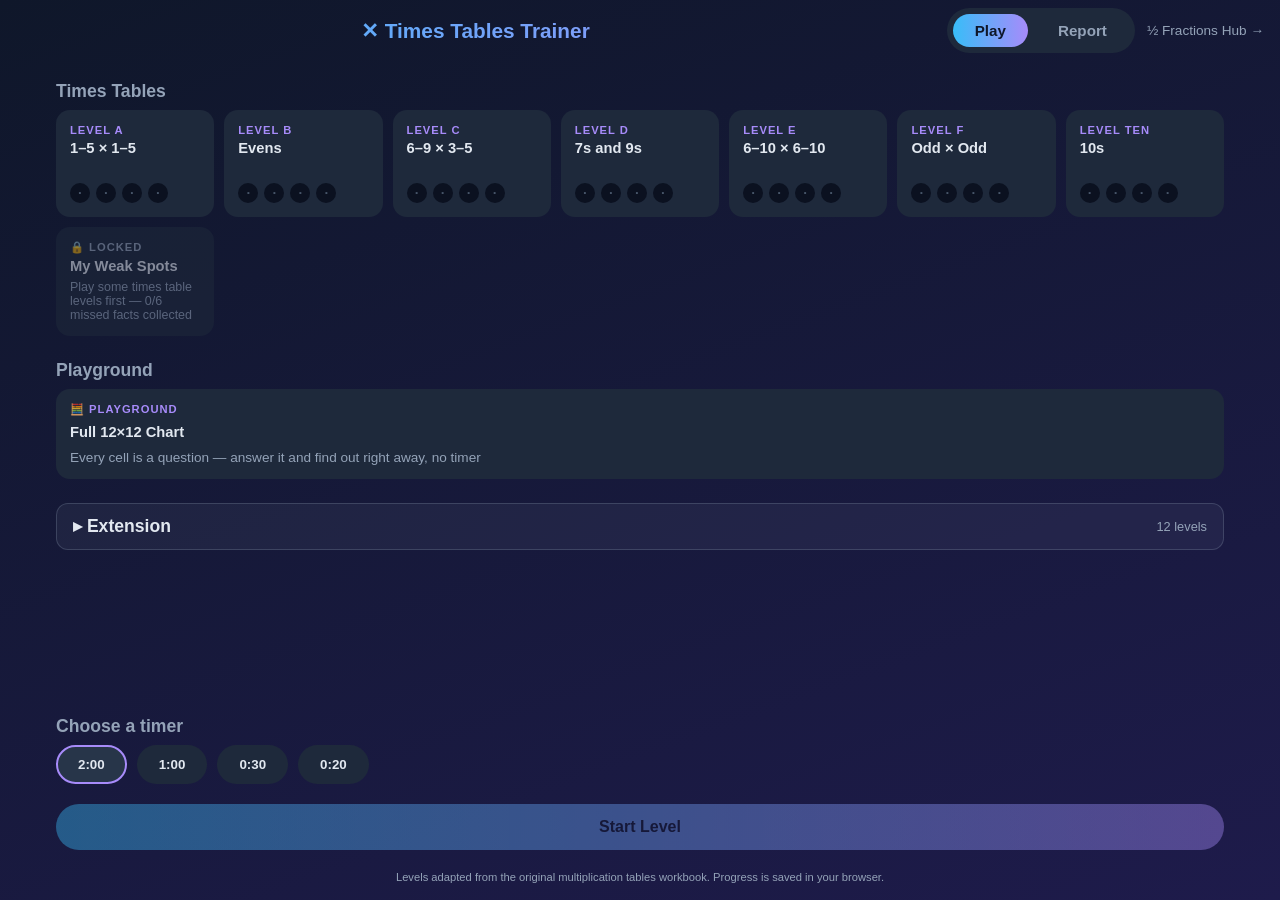
<file: index.html>
<!doctype html>
<html lang="en">
<head>
<meta charset="UTF-8" />
<meta name="viewport" content="width=device-width, initial-scale=1.0" />
<title>Multiplication Tables — Timed Practice</title>
<link rel="manifest" href="manifest.json" />
<meta name="theme-color" content="#0f172a" />
<link rel="icon" href="icons/icon-192.png" />
<link rel="apple-touch-icon" href="icons/icon-192.png" />
<meta name="apple-mobile-web-app-capable" content="yes" />
<meta name="apple-mobile-web-app-status-bar-style" content="black-translucent" />
<meta name="apple-mobile-web-app-title" content="Times Tables" />
<link rel="stylesheet" href="styles.css" />
</head>
<body>
<header class="app-header">
  <h1>✕ Times Tables Trainer</h1>
  <nav class="tabs">
    <button class="tab-btn active" data-tab="play">Play</button>
    <button class="tab-btn" data-tab="report">Report</button>
  </nav>
  <a class="sibling-link" href="fractions/index.html">½ Fractions Hub →</a>
</header>

<main>
  <!-- PLAY TAB -->
  <section id="tab-play" class="tab-panel active">

    <div id="level-select-view">
      <div id="install-banner" class="install-banner hidden">
        <span id="install-banner-text">📲 Install this app on your device for quick access and offline play.</span>
        <button id="install-btn" class="secondary-btn">Install</button>
        <button id="install-dismiss-btn" class="dismiss-btn" aria-label="Dismiss">✕</button>
      </div>

      <div id="level-sections"></div>

      <h2 id="timer-select-heading">Choose a timer</h2>
      <div id="timer-select" class="timer-select"></div>

      <button id="start-btn" class="primary-btn" disabled>Start Level</button>
    </div>

    <div id="quiz-view" class="hidden">
      <div id="pause-overlay" class="pause-overlay hidden">
        <div class="pause-card">
          <div class="pause-icon">⏸️</div>
          <p class="pause-title">Paused — you left the game screen</p>
          <p class="pause-sub">No calculators! Click Play to reset the timer and start the level again.</p>
          <button id="pause-play-btn" class="primary-btn">▶ Play</button>
        </div>
      </div>
      <div id="cheat-banner" class="cheat-banner hidden">⚠️ You left the game screen — level restarted! No calculators allowed.</div>
      <div class="quiz-hud">
        <div class="hud-item">
          <span class="hud-label">Level</span>
          <span id="hud-level" class="hud-value">-</span>
        </div>
        <div class="hud-item">
          <span class="hud-label">Time</span>
          <span id="hud-timer" class="hud-value">0:00</span>
        </div>
        <div class="hud-item">
          <span class="hud-label">Score</span>
          <span id="hud-score" class="hud-value">0</span>
        </div>
        <div class="hud-item">
          <span class="hud-label">Streak</span>
          <span id="hud-streak" class="hud-value">0</span>
        </div>
      </div>
      <div class="timer-bar-track"><div id="timer-bar" class="timer-bar-fill"></div></div>

      <p id="table-hint" class="table-hint hidden">Answer the highlighted cells — click one or use the arrow keys, press Enter to move on. No feedback until you finish or time's up!</p>
      <label id="big-picture-control" class="big-picture-control hidden">
        <input type="checkbox" id="big-picture-toggle" />
        <span>🔍 Big picture mode — hide rows and columns you don't need</span>
      </label>
      <div id="table-container" class="table-container"></div>

      <p id="finish-warning" class="finish-warning hidden"></p>
      <div class="quiz-actions">
        <button id="finish-btn" class="primary-btn">✓ Finish</button>
        <button id="quit-btn" class="secondary-btn">Quit</button>
      </div>
    </div>

    <div id="results-view" class="hidden">
      <h2 id="results-title">Time's up!</h2>
      <div class="results-summary">
        <div class="result-stat"><span id="result-correct">0</span><label>Correct</label></div>
        <div class="result-stat"><span id="result-total">0</span><label>Attempted</label></div>
        <div class="result-stat"><span id="result-accuracy">0%</span><label>Accuracy</label></div>
        <div class="result-stat"><span id="result-best-streak">0</span><label>Best Streak</label></div>
      </div>
      <div id="result-stars" class="stars-display"></div>
      <p id="result-message"></p>
      <h3 class="results-table-heading">Your finished table</h3>
      <div id="results-table-container" class="table-container"></div>
      <div class="results-actions">
        <button id="retry-btn" class="primary-btn">Retry</button>
        <button id="back-btn" class="secondary-btn">Back to Levels</button>
      </div>
    </div>
  </section>

  <!-- REPORT TAB -->
  <section id="tab-report" class="tab-panel">
    <h2>Progress Report</h2>
    <div class="report-overview" id="report-overview"></div>
    <div class="table-scroll">
      <table id="report-table">
        <thead>
          <tr id="report-head-row"><th>Level</th></tr>
        </thead>
        <tbody id="report-body"></tbody>
      </table>
    </div>
    <button id="reset-progress-btn" class="secondary-btn danger">Reset All Progress</button>
  </section>
</main>

<footer class="app-footer">
  <p>Levels adapted from the original multiplication tables workbook. Progress is saved in your browser.</p>
</footer>

<script src="app.js"></script>
</body>
</html>
</file>
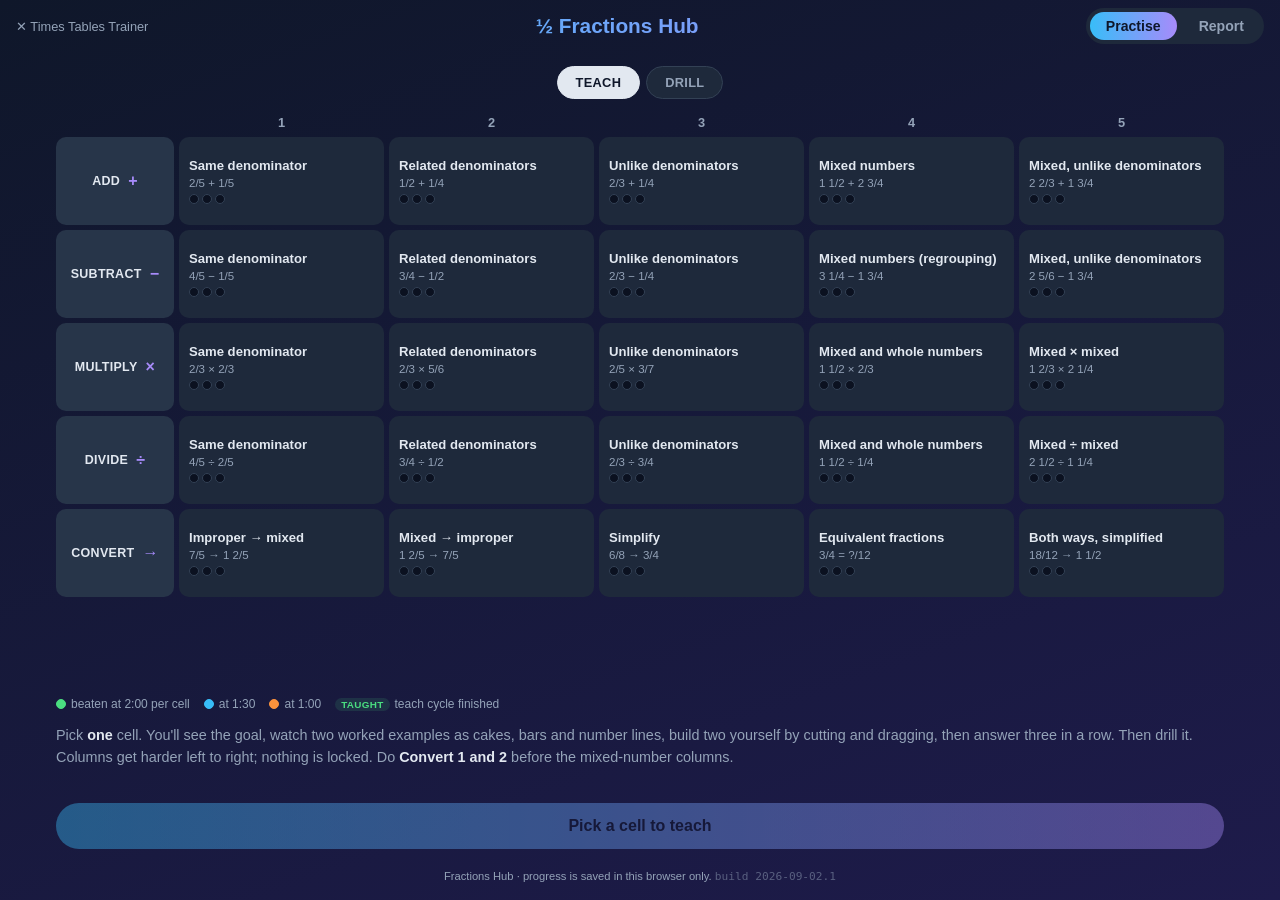
<file: fractions/index.html>
<!doctype html>
<html lang="en-AU">
<head>
<meta charset="UTF-8" />
<meta name="viewport" content="width=device-width, initial-scale=1.0" />
<title>Fractions Hub — Teach and Drill</title>
<meta name="theme-color" content="#0f172a" />
<link rel="icon" href="../icons/icon-192.png" />
<link rel="stylesheet" href="styles.css" />
</head>
<body>
<header class="app-header">
  <a class="hub-link" href="../index.html">✕ Times Tables Trainer</a>
  <h1>½ Fractions Hub</h1>
  <nav class="tabs">
    <button class="tab-btn active" data-tab="practise">Practise</button>
    <button class="tab-btn" data-tab="report">Report</button>
  </nav>
</header>

<main>
  <!-- ============ PRACTISE TAB ============ -->
  <section id="tab-practise" class="tab-panel active">

    <!-- grid: pick cells -->
    <div id="screen-grid" class="screen active">
      <div class="filter-row" id="modeToggle"></div>
      <div class="matrix" id="matrix"></div>
      <div class="matrix-legend" id="matrixLegend"></div>
      <p class="help" id="helpText"></p>
      <div id="tierRow" class="tier-row hidden">
        <span class="eyebrow">Pace</span>
        <div id="tierChips" class="tier-chips"></div>
      </div>
      <button id="startBtn" class="primary-btn" disabled>Pick a cell</button>
    </div>

    <!-- teach cycle -->
    <div id="screen-teach" class="screen">
      <div class="progress-row">
        <span id="teachPhase">Learning goals</span>
        <button id="teachQuitBtn" class="exit-btn">Exit</button>
      </div>
      <div class="progress-track"><div id="teachBar" class="progress-fill"></div></div>
      <div id="teachSub" class="teach-sub"></div>
      <div id="teachContent"></div>
      <div class="start-bar"><button id="teachNextBtn" class="primary-btn">Next</button></div>
    </div>

    <!-- timed drill -->
    <div id="screen-drill" class="screen">
      <div id="pauseOverlay" class="pause-overlay hidden">
        <div class="pause-card">
          <p class="pause-title">Paused — you left the drill screen</p>
          <p class="pause-sub">No calculators, no other tabs. Press Play to start this drill again from the beginning.</p>
          <button id="pausePlayBtn" class="primary-btn inline">▶ Play</button>
        </div>
      </div>
      <div id="cheatBanner" class="cheat-banner hidden">You left the drill screen — drill restarted.</div>
      <div class="quiz-hud">
        <div class="hud-item"><span class="hud-label">Cells</span><span id="hudCells" class="hud-value">-</span></div>
        <div class="hud-item"><span class="hud-label">Time</span><span id="hudTimer" class="hud-value">0:00</span></div>
        <div class="hud-item"><span class="hud-label">Pace</span><span id="hudTier" class="hud-value">-</span></div>
        <div class="hud-item"><span class="hud-label">Done</span><span id="hudDone" class="hud-value">0</span></div>
      </div>
      <div class="timer-bar-track"><div id="timerBar" class="timer-bar-fill"></div></div>
      <div class="question-card">
        <div id="qTag" class="q-tag"></div>
        <div id="qPrompt" class="q-prompt"></div>
        <div id="qText" class="q-text"></div>
        <div id="qAnswer" class="q-answer"></div>
        <button id="qCheckBtn" class="primary-btn inline">Check ↵</button>
        <div id="qFeedback" class="feedback" aria-live="polite"></div>
        <button id="qNextBtn" class="secondary-btn inline hidden">Next ↵</button>
      </div>
      <div class="table-scroll log-scroll">
        <table class="log-table"><thead><tr><th>#</th><th>Question</th><th>Your answer</th></tr></thead><tbody id="drillLogBody"></tbody></table>
      </div>
      <button id="quitBtn" class="secondary-btn">Quit</button>
    </div>

    <!-- results -->
    <div id="screen-results" class="screen">
      <h2 id="resultsTitle">Time's up</h2>
      <div class="results-summary">
        <div class="result-stat"><span id="resCorrect">0</span><label>Correct</label></div>
        <div class="result-stat"><span><span id="resTotal">0</span><small> of </small><span id="resPlanned">0</span></span><label>Answered</label></div>
        <div class="result-stat"><span id="resAccuracy">0%</span><label>Accuracy</label></div>
        <div class="result-stat"><span id="resTime">0:00</span><label>Time</label></div>
      </div>
      <div class="scroll-area">
        <div id="resCells"></div>
        <div id="resMisses"></div>
      </div>
      <div class="results-actions">
        <button id="retryBtn" class="primary-btn">Retry</button>
        <button id="resTeachBtn" class="secondary-btn">Teach</button>
        <button id="resBackBtn" class="secondary-btn">Back to the grid</button>
      </div>
    </div>
  </section>

  <!-- ============ REPORT TAB ============ -->
  <section id="tab-report" class="tab-panel">
    <h2>Progress report</h2>
    <div class="scroll-area">
      <p class="muted noprint">What this shows: first-try answers in timed drills, and which teach cycles were finished. What it cannot tell you: whether a calculator or a friend helped, or whether the method was understood or pattern-matched. Nothing leaves this device unless you copy or download it.</p>
      <div class="report-overview" id="reportOverview"></div>
      <div class="matrix" id="reportMatrix"></div>
      <div class="matrix-legend"><span class="lg"><i class="dot t120"></i>beaten at 2:00 per cell</span><span class="lg"><i class="dot t90"></i>at 1:30</span><span class="lg"><i class="dot t60"></i>at 1:00</span><span class="lg"><span class="ttick">taught</span> teach cycle finished</span></div>
      <div id="reportMisses"></div>
      <div id="reportHistory"></div>
    </div>
    <div class="export-row noprint">
      <input id="studentName" class="name-input" type="text" maxlength="40" autocomplete="name" placeholder="Your name (for the export)" aria-label="your name for the export">
      <button id="copyTsvBtn" class="secondary-btn inline">Copy row for sheet</button>
      <button id="copyTextBtn" class="secondary-btn inline">Copy teacher text</button>
      <button id="downloadCsvBtn" class="secondary-btn inline">Download CSV</button>
      <button id="printBtn" class="secondary-btn inline">Print / save as PDF</button>
    </div>
    <div id="copyNote" class="copy-note noprint" aria-live="polite"></div>
    <button id="resetBtn" class="secondary-btn danger noprint">Reset all fractions progress</button>
  </section>
</main>

<footer class="app-footer">
  <p>Fractions Hub · progress is saved in this browser only. <span id="buildTag" class="build-tag"></span></p>
</footer>

<!-- load order matters: content, models, interactives, then the engine -->
<script src="data/cells.js"></script>
<script src="models.js"></script>
<script src="interactives.js"></script>
<script src="engine.js"></script>
</body>
</html>
</file>
<file: styles.css>
:root {
  --bg: #0f172a;
  --panel: #1e293b;
  --panel-light: #273549;
  --accent: #38bdf8;
  --accent-2: #a78bfa;
  --good: #4ade80;
  --bad: #f87171;
  --text: #e2e8f0;
  --muted: #94a3b8;
  --radius: 14px;
}

* { box-sizing: border-box; }

/* One view, no page scroll: the shell is exactly the viewport tall, and the
   tables scroll inside their own container rather than moving the page. */
html { height: 100%; }
body {
  margin: 0;
  font-family: "Segoe UI", Roboto, Helvetica, Arial, sans-serif;
  background: linear-gradient(160deg, #0f172a, #1e1b4b);
  color: var(--text);
  height: 100vh;
  height: 100dvh;
  overflow: hidden;
  display: flex;
  flex-direction: column;
}

.app-header {
  flex: none;
  display: flex;
  flex-direction: row;
  align-items: center;
  justify-content: space-between;
  gap: 12px;
  padding: 8px 16px;
}

.app-header h1 {
  margin: 0;
  flex: 1;
  text-align: center;
  white-space: nowrap;
  font-size: 1.3rem;
  background: linear-gradient(90deg, var(--accent), var(--accent-2));
  -webkit-background-clip: text;
  background-clip: text;
  color: transparent;
}

.sibling-link { font-size: .85rem; color: var(--muted); text-decoration: none; }
.sibling-link:hover { color: var(--ink); text-decoration: underline; }

.tabs {
  display: flex;
  gap: 8px;
  background: var(--panel);
  padding: 6px;
  border-radius: 999px;
}

.tab-btn {
  border: none;
  background: transparent;
  color: var(--muted);
  padding: 8px 22px;
  border-radius: 999px;
  cursor: pointer;
  font-weight: 600;
  font-size: 0.95rem;
}

.tab-btn.active {
  background: linear-gradient(90deg, var(--accent), var(--accent-2));
  color: #0f172a;
}

main {
  flex: 1 1 auto;
  min-height: 0;
  width: 100%;
  max-width: 1200px;
  margin: 0 auto;
  padding: 8px 16px 6px;
  display: flex;
  flex-direction: column;
}

.tab-panel { display: none; }
.tab-panel.active { display: flex; flex: 1 1 auto; min-height: 0; flex-direction: column; }

/* Each view names ONE scrolling region; the page itself never scrolls. */
#level-select-view, #quiz-view, #results-view { display: flex; flex-direction: column; flex: 1 1 auto; min-height: 0; }
#level-select-view > *:not(#level-sections) { flex: none; }
#level-sections { flex: 1 1 auto; min-height: 0; overflow-y: auto; }
#quiz-view > *:not(.table-container), #results-view > *:not(.table-container) { flex: none; }
#tab-report > *:not(.table-scroll) { flex: none; }
#tab-report .table-scroll { flex: 1 1 auto; min-height: 0; overflow: auto; }

.hidden { display: none !important; }

h2 { font-size: 1.1rem; color: var(--muted); margin: 12px 0 8px; }

@media (max-height: 820px) {
  .app-header h1 { font-size: 1.1rem; }
  h2 { font-size: 1rem; margin: 8px 0 6px; }
  .question-card { padding: 20px 16px; }
  .question-text { font-size: 1.9rem; margin-bottom: 12px; }
  .primary-btn { margin-top: 12px; padding: 11px 24px; }
  .secondary-btn { margin-top: 8px; }
  .hud-value { font-size: 1rem; }
  .timer-bar-track { margin-bottom: 12px; }
}

.install-banner {
  display: flex;
  align-items: center;
  gap: 12px;
  background: var(--panel);
  border: 1px solid var(--accent-2);
  border-radius: 12px;
  padding: 12px 14px;
  margin-bottom: 6px;
}

.install-banner span { flex: 1; font-size: 0.9rem; color: var(--text); }

.install-banner .secondary-btn {
  width: auto;
  margin: 0;
  padding: 8px 18px;
  background: linear-gradient(90deg, var(--accent), var(--accent-2));
  color: #0f172a;
  font-weight: 700;
  border: none;
}

.dismiss-btn {
  background: transparent;
  border: none;
  color: var(--muted);
  font-size: 1rem;
  cursor: pointer;
  padding: 4px 6px;
}

.level-grid {
  display: grid;
  grid-template-columns: repeat(auto-fill, minmax(150px, 1fr));
  gap: 10px;
  margin-bottom: 24px;
}

.section-toggle {
  display: flex;
  align-items: center;
  justify-content: space-between;
  width: 100%;
  margin: 0 0 12px;
  padding: 12px 16px;
  border-radius: 12px;
  border: 1px solid rgba(148, 163, 184, 0.25);
  background: rgba(148, 163, 184, 0.08);
  color: var(--text);
  font-size: 1.1rem;
  font-weight: 700;
  cursor: pointer;
  text-align: left;
}

.section-toggle:hover { background: rgba(148, 163, 184, 0.16); }

.section-toggle-count {
  color: var(--muted);
  font-size: 0.8rem;
  font-weight: 500;
}

.playground-grid {
  grid-template-columns: 1fr;
}

.playground-card {
  display: flex;
  flex-direction: column;
  gap: 4px;
  background: linear-gradient(135deg, rgba(56, 189, 248, 0.14), rgba(167, 139, 250, 0.14));
  border: 2px solid rgba(56, 189, 248, 0.35);
  padding: 18px 20px;
}

.playground-card .level-code { color: var(--accent); }
.playground-card .level-name { font-size: 1.1rem; }
.playground-card .level-desc { color: var(--muted); font-size: 0.85rem; }

.level-card {
  background: var(--panel);
  border: 2px solid transparent;
  border-radius: var(--radius);
  padding: 12px;
  text-align: left;
  cursor: pointer;
  color: var(--text);
  transition: border-color .15s, transform .1s;
}

.level-card:hover { transform: translateY(-2px); }
.level-card.selected { border-color: var(--accent); }

.level-card .level-code {
  font-size: 0.7rem;
  text-transform: uppercase;
  letter-spacing: 1px;
  color: var(--accent-2);
  font-weight: 700;
}

.level-card .level-name {
  font-weight: 600;
  margin: 4px 0 6px;
  font-size: 0.92rem;
}

.level-card .level-stars {
  font-size: 0.85rem;
  color: #fbbf24;
  min-height: 1.1em;
}

.level-card.locked {
  cursor: not-allowed;
  opacity: 0.55;
}

.level-card.locked:hover { transform: none; }

.level-card.locked .level-code { color: var(--muted); }

.level-lock-hint {
  font-size: 0.78rem;
  color: var(--muted);
  margin-top: 4px;
}

.timer-select {
  display: flex;
  gap: 10px;
  flex-wrap: wrap;
}

.timer-chip {
  background: var(--panel);
  border: 2px solid transparent;
  color: var(--text);
  border-radius: 999px;
  padding: 10px 20px;
  font-weight: 700;
  cursor: pointer;
}

.timer-chip.selected {
  border-color: var(--accent-2);
  background: var(--panel-light);
}

.primary-btn {
  margin-top: 20px;
  background: linear-gradient(90deg, var(--accent), var(--accent-2));
  color: #0f172a;
  border: none;
  padding: 14px 28px;
  border-radius: 999px;
  font-weight: 800;
  font-size: 1rem;
  cursor: pointer;
  width: 100%;
}

.primary-btn:disabled { opacity: 0.4; cursor: not-allowed; }

.secondary-btn {
  margin-top: 12px;
  background: var(--panel);
  color: var(--text);
  border: 1px solid #334155;
  padding: 10px 20px;
  border-radius: 999px;
  cursor: pointer;
  width: 100%;
}

.secondary-btn.danger { color: var(--bad); border-color: var(--bad); }

.quiz-hud {
  display: grid;
  grid-template-columns: repeat(4, 1fr);
  gap: 8px;
  margin-bottom: 8px;
}

.hud-item {
  background: var(--panel);
  border-radius: 10px;
  padding: 8px;
  text-align: center;
}

.hud-label { display: block; font-size: 0.65rem; color: var(--muted); text-transform: uppercase; }
.hud-value { display: block; font-size: 1.2rem; font-weight: 800; }

.timer-bar-track {
  height: 8px;
  background: var(--panel);
  border-radius: 999px;
  overflow: hidden;
  margin-bottom: 24px;
}

.timer-bar-fill {
  height: 100%;
  width: 100%;
  background: linear-gradient(90deg, var(--good), var(--accent));
  transition: width 0.2s linear, background 0.3s;
}

.question-card {
  background: var(--panel);
  border-radius: var(--radius);
  padding: 40px 20px;
  text-align: center;
}

.question-text {
  font-size: 2.4rem;
  font-weight: 800;
  margin-bottom: 20px;
}

#answer-input {
  font-size: 2rem;
  text-align: center;
  width: 60%;
  padding: 10px;
  border-radius: 10px;
  border: 2px solid #334155;
  background: #0b1120;
  color: var(--text);
}

#answer-input:focus { outline: none; border-color: var(--accent); }

.feedback {
  min-height: 1.5em;
  margin-top: 14px;
  font-weight: 700;
  font-size: 1.2rem;
}

.feedback.correct { color: var(--good); }
.feedback.wrong { color: var(--bad); }

.results-summary {
  display: grid;
  grid-template-columns: repeat(4, 1fr);
  gap: 10px;
  margin: 16px 0;
}

.result-stat {
  background: var(--panel);
  border-radius: 12px;
  padding: 14px 6px;
  text-align: center;
}

.result-stat span { display: block; font-size: 1.6rem; font-weight: 800; }
.result-stat label { font-size: 0.7rem; color: var(--muted); text-transform: uppercase; }

.stars-display { text-align: center; font-size: 2rem; color: #fbbf24; margin: 10px 0; }

#result-message { text-align: center; color: var(--muted); }

.results-actions { display: flex; gap: 10px; }
.results-actions .primary-btn, .results-actions .secondary-btn { margin-top: 0; }

.report-overview {
  display: grid;
  grid-template-columns: repeat(auto-fit, minmax(140px, 1fr));
  gap: 10px;
  margin-bottom: 20px;
}

.overview-card {
  background: var(--panel);
  border-radius: 12px;
  padding: 14px;
  text-align: center;
}

.overview-card span { display: block; font-size: 1.6rem; font-weight: 800; color: var(--accent); }
.overview-card label { font-size: 0.75rem; color: var(--muted); }

.table-scroll { overflow-x: auto; }

#report-table {
  width: 100%;
  border-collapse: collapse;
  background: var(--panel);
  border-radius: var(--radius);
  overflow: hidden;
}

#report-table th, #report-table td {
  padding: 10px 12px;
  text-align: center;
  border-bottom: 1px solid #334155;
  white-space: nowrap;
}

#report-table th:first-child, #report-table td:first-child {
  text-align: left;
}

#report-table thead th {
  background: var(--panel-light);
  color: var(--muted);
  font-size: 0.75rem;
  text-transform: uppercase;
}

.cell-stars { color: #fbbf24; }
.cell-time { color: var(--accent); }
.cell-empty { color: #475569; }
.cell-practice { background: #16213a; }

.timer-note {
  color: var(--muted);
  font-size: 0.9rem;
  margin: 0;
}

.quiz-actions {
  display: flex;
  gap: 12px;
  align-items: stretch;
  margin-top: 16px;
}

.quiz-actions .primary-btn { margin-top: 0; flex: 2; }
.quiz-actions .secondary-btn { margin-top: 0; flex: 1; }

/* Once every cell has something in it, make Finish the obvious next step. */
.primary-btn.ready {
  animation: readyPulse 1.4s ease-in-out infinite;
}

@keyframes readyPulse {
  0%, 100% { box-shadow: 0 0 0 0 rgba(74, 222, 128, 0.55); }
  50% { box-shadow: 0 0 0 10px rgba(74, 222, 128, 0); }
}

.finish-warning {
  text-align: center;
  color: var(--bad);
  font-weight: 700;
  margin: 14px 0 0;
}

/* Cells still empty when Finish was pressed */
.cell-input.cell-missing {
  background: rgba(248, 113, 113, 0.25);
  animation: missingFlash 1s ease-in-out 3;
}

.excel-table td.cell-data:has(.cell-missing) {
  box-shadow: inset 0 0 0 2px var(--bad);
}

@keyframes missingFlash {
  0%, 100% { background: rgba(248, 113, 113, 0.25); }
  50% { background: rgba(248, 113, 113, 0.55); }
}

.table-hint {
  text-align: center;
  color: var(--muted);
  font-size: 0.85rem;
  margin: 16px 0 0;
}

.big-picture-control {
  display: flex;
  align-items: center;
  justify-content: center;
  gap: 8px;
  margin: 10px 0 0;
  color: var(--muted);
  font-size: 0.85rem;
  cursor: pointer;
  user-select: none;
}

.big-picture-control input { accent-color: var(--accent); width: 16px; height: 16px; cursor: pointer; }

.cell-input::placeholder {
  color: #3a4a63;
  opacity: 1;
}

.excel-table td.cell-data { padding: 0; }

/* Plain reference cells: show their question, dim and non-interactive */
.cell-ref {
  color: #3f5170;
  font-size: 0.8em;
  background: #0b1120;
}

/* Target cells are the task — highlighted so they stand out from the chart */
.excel-table td.cell-data {
  background: #1b2a4a;
  box-shadow: inset 0 0 0 1px rgba(56, 189, 248, 0.35);
}

.cell-input {
  width: 100%;
  height: 100%;
  border: none;
  background: transparent;
  color: var(--text);
  text-align: center;
  font: inherit;
  font-weight: 700;
  padding: 10px 2px;
}

.cell-input:focus {
  outline: 2px solid var(--accent);
  outline-offset: -2px;
  background: #1e3a5f;
}

.cell-input::-webkit-outer-spin-button,
.cell-input::-webkit-inner-spin-button {
  -webkit-appearance: none;
  margin: 0;
}
.cell-input[type="number"] { -moz-appearance: textfield; }

/* Fraction answer cells: stacked numerator/denominator boxes with a
   dividing line, like a fraction written on paper — no "/" key needed. */
.cell-fraction {
  display: flex;
  flex-direction: column;
  align-items: stretch;
  width: 100%;
  height: 100%;
  padding: 4px 6px;
}

.cell-fraction .cell-input {
  padding: 2px;
  height: auto;
  min-height: 1.4em;
  font-size: 0.95em;
}

.cell-fraction .frac-bar {
  height: 2px;
  background: var(--text);
  opacity: 0.6;
  margin: 2px 4px;
}

.cell-fraction .cell-input.cell-missing { border-radius: 3px; }

/* Result reveal: replaces the input once graded. On a miss, show the
   correct answer plus what was actually typed, so a red cell never reads
   as "this number is wrong" when it's the right answer being shown. */
.cell-result {
  display: flex;
  flex-direction: column;
  align-items: center;
  justify-content: center;
  padding: 8px 4px;
  gap: 2px;
}

.cell-answer { font-weight: 700; }

.cell-yours {
  font-size: 0.7em;
  font-weight: 600;
  opacity: 0.85;
}

.table-container {
  flex: 0 1 auto;
  min-height: 0;
  margin-top: 12px;
  overflow: auto;
  border-radius: 10px;
  border: 1px solid #334155;
}


.results-table-heading {
  margin: 20px 0 4px;
  color: var(--muted);
  font-size: 1rem;
}

.excel-table {
  border-collapse: collapse;
  width: 100%;
  font-size: 1rem;
  background: #0b1120;
}

/* Fixed layout keeps every column the same width whether it holds a plain
   reference cell or a wider target input. */
.excel-table { table-layout: fixed; }

.excel-table th, .excel-table td {
  border: 1px solid #334155;
  padding: 10px 4px;
  text-align: center;
  white-space: nowrap;
  overflow: hidden;
}

.excel-table thead th.corner { width: 46px; }
.excel-table tbody th { width: 46px; }


.excel-table thead th {
  background: #1e293b;
  color: var(--accent-2);
  position: sticky;
  top: 0;
  z-index: 2;
}

.excel-table tbody th {
  background: #1e293b;
  color: var(--accent-2);
  position: sticky;
  left: 0;
  z-index: 1;
}

.excel-table thead th.corner {
  left: 0;
  z-index: 3;
  background: #111827;
}

.cell-correct {
  background: rgba(74, 222, 128, 0.22);
  color: var(--good);
  font-weight: 700;
}

.cell-wrong {
  background: rgba(248, 113, 113, 0.22);
  color: var(--bad);
  font-weight: 700;
}

tr.cell-correct td, tr.cell-wrong td { font-weight: 400; }
tr.cell-correct { color: var(--good); }
tr.cell-wrong { color: var(--bad); }

.level-ticks {
  display: flex;
  gap: 6px;
  margin-top: 6px;
}

.mode-tick {
  font-size: 0.85rem;
  font-weight: 800;
  color: #475569;
  background: #0b1120;
  border-radius: 999px;
  width: 20px;
  height: 20px;
  display: inline-flex;
  align-items: center;
  justify-content: center;
}

.mode-tick.beaten {
  color: #0f172a;
  background: var(--good);
}

.cell-beaten {
  color: var(--good);
  font-weight: 800;
}

.pause-overlay {
  position: fixed;
  inset: 0;
  background: rgba(2, 6, 23, 0.96);
  display: flex;
  align-items: center;
  justify-content: center;
  z-index: 1000;
  text-align: center;
  padding: 24px;
}

.pause-card {
  max-width: 420px;
}

.pause-icon { font-size: 2.6rem; margin-bottom: 10px; }

.pause-title {
  font-size: 1.3rem;
  font-weight: 800;
  margin: 0 0 8px;
}

.pause-sub {
  color: var(--muted);
  margin: 0 0 20px;
}

.pause-card .primary-btn { margin-top: 0; width: auto; padding: 14px 40px; }

.cheat-banner {
  background: #7f1d1d;
  color: #fecaca;
  border: 1px solid var(--bad);
  border-radius: 10px;
  padding: 10px 14px;
  text-align: center;
  font-weight: 700;
  margin-bottom: 12px;
}

.app-footer {
  flex: none;
  text-align: center;
  color: var(--muted);
  font-size: 0.7rem;
  padding: 4px 16px 6px;
}

@media print {
  html, body { height: auto; overflow: visible; display: block; }
  .table-container, #level-sections, .table-scroll { overflow: visible; max-height: none; }
}

@media (max-width: 520px) {
  .results-summary { grid-template-columns: repeat(2, 1fr); }
  .quiz-hud { grid-template-columns: repeat(2, 1fr); }
}
</file>
<file: fractions/styles.css>
/* Fractions Hub — shares the Times Tables Trainer palette so the two read as
   one suite. Colour is a taxonomy: --fa first amount, --fb second amount,
   --fr answer, --fx taken away, --ab overlap; --t120/--t90/--t60 the three
   paces. Correctness is always a glyph + text, never colour alone. */
:root {
  --bg: #0f172a; --panel: #1e293b; --panel-light: #273549; --ink: #e2e8f0; --muted: #94a3b8;
  --accent: #38bdf8; --accent-2: #a78bfa; --good: #4ade80; --bad: #f87171; --line: #334155;
  --fa: #38bdf8; --fb: #a78bfa; --fr: #fbbf24; --fx: #64748b; --ab: #f472b6;
  --t120: #4ade80; --t90: #38bdf8; --t60: #fb923c;
  --radius: 14px;
}
* { box-sizing: border-box; }
/* One view, no page scroll: the shell is exactly the viewport tall and each
   screen nominates its own scrolling region (see "scroll regions" below). */
html { height: 100%; }
body { margin: 0; font-family: "Segoe UI", Roboto, Helvetica, Arial, sans-serif; background: linear-gradient(160deg, #0f172a, #1e1b4b); color: var(--ink);
  height: 100vh; height: 100dvh; overflow: hidden; display: flex; flex-direction: column; }
button { font-family: inherit; }
.hidden { display: none !important; }
.muted { color: var(--muted); font-size: .9rem; line-height: 1.5; }
h2 { font-size: 1.1rem; color: var(--muted); margin: 22px 0 10px; }
h3 { font-size: 1rem; color: var(--muted); margin: 18px 0 8px; }
small { font-size: .8em; }

.app-header { flex: none; display: flex; flex-direction: row; align-items: center; justify-content: space-between; gap: 12px; padding: 8px 16px; }
.app-header h1 { margin: 0; flex: 1; text-align: center; font-size: 1.3rem; white-space: nowrap; background: linear-gradient(90deg, var(--accent), var(--accent-2)); -webkit-background-clip: text; background-clip: text; color: transparent; }
.hub-link { flex: none; font-size: .8rem; color: var(--muted); text-decoration: none; white-space: nowrap; }
.hub-link:hover { color: var(--ink); text-decoration: underline; }
.tabs { flex: none; display: flex; gap: 6px; background: var(--panel); padding: 4px; border-radius: 999px; }
.tab-btn { border: none; background: transparent; color: var(--muted); padding: 6px 16px; border-radius: 999px; cursor: pointer; font-weight: 600; font-size: .88rem; }
.tab-btn.active { background: linear-gradient(90deg, var(--accent), var(--accent-2)); color: #0f172a; }
main { flex: 1 1 auto; min-height: 0; width: 100%; max-width: 900px; margin: 0 auto; padding: 8px 16px 6px; display: flex; flex-direction: column; }
body.wide main { max-width: 1200px; }
.tab-panel { display: none; } .tab-panel.active { display: flex; flex: 1 1 auto; min-height: 0; flex-direction: column; }
.screen { display: none; } .screen.active { display: flex; flex: 1 1 auto; min-height: 0; flex-direction: column; }
.app-footer { flex: none; text-align: center; color: var(--muted); font-size: .7rem; padding: 4px 16px 6px; }
.build-tag { font-family: monospace; font-size: .7rem; opacity: .5; }

/* ---- buttons ---- */
.primary-btn { margin-top: 20px; background: linear-gradient(90deg, var(--accent), var(--accent-2)); color: #0f172a; border: none; padding: 14px 28px; border-radius: 999px; font-weight: 800; font-size: 1rem; cursor: pointer; width: 100%; }
.primary-btn:disabled { opacity: .4; cursor: not-allowed; }
.secondary-btn { margin-top: 12px; background: var(--panel); color: var(--ink); border: 1px solid var(--line); padding: 10px 20px; border-radius: 999px; cursor: pointer; width: 100%; }
.secondary-btn.danger { color: var(--bad); border-color: var(--bad); }
.inline { width: auto; margin-top: 0; }
.exit-btn { background: none; border: none; color: var(--muted); font-weight: 600; font-size: .85rem; cursor: pointer; }
.exit-btn:hover { color: var(--ink); }
.mini { background: var(--panel-light); color: var(--ink); border: 1px solid var(--line); border-radius: 8px; padding: 6px 10px; min-height: 40px; min-width: 40px; cursor: pointer; font-weight: 700; }
.mini:hover { border-color: var(--accent); }
.mini.big { padding: 6px 16px; border-color: var(--fb); }
:focus-visible { outline: 3px solid var(--accent); outline-offset: 2px; }

/* ---- grid / matrix ---- */
.filter-row { display: flex; gap: 6px; justify-content: center; flex-wrap: wrap; margin: 6px 0 14px; }
.filter-btn { border: 1px solid var(--line); background: var(--panel); color: var(--muted); font-size: .8rem; font-weight: 700; padding: 8px 18px; border-radius: 999px; cursor: pointer; text-transform: uppercase; letter-spacing: .3px; }
.filter-btn.active { background: var(--ink); color: var(--bg); border-color: var(--ink); }
.matrix { display: flex; flex-direction: column; gap: 5px; overflow-x: auto; }
.mrow { display: grid; grid-template-columns: 118px repeat(5, 1fr); gap: 5px; min-width: 700px; }
.mcell { border: 2px solid transparent; border-radius: 10px; background: var(--panel); padding: 8px 8px; min-height: 64px; display: flex; flex-direction: column; justify-content: center; gap: 3px; color: var(--ink); text-align: left; font: inherit; }
.mhead .mcell { min-height: 0; background: transparent; border: none; padding: 2px 6px; }
.colhead { text-align: center; font-weight: 800; font-size: .8rem; color: var(--muted); }
.rowlabel { justify-content: center; font-weight: 700; font-size: .78rem; text-transform: uppercase; letter-spacing: .3px; background: var(--panel-light); flex-direction: row; align-items: center; gap: 8px; }
.rowsym { color: var(--accent-2); font-size: 1rem; }
.cell { cursor: pointer; transition: border-color .15s, transform .1s; }
.cell:hover { transform: translateY(-1px); border-color: var(--line); }
.cell.static { cursor: default; } .cell.static:hover { transform: none; border-color: transparent; }
.cell.untried { opacity: .6; }
.cell.target { border-color: var(--accent); }
.cell.below { background: rgba(74, 222, 128, .08); }
.cell-name { font-size: .82rem; font-weight: 700; line-height: 1.2; }
.cell-eg { font-size: .72rem; color: var(--muted); }
.cell-foot { display: flex; align-items: center; gap: 6px; flex-wrap: wrap; margin-top: 2px; font-size: .68rem; color: var(--muted); }
.dots { display: inline-flex; gap: 3px; }
.dot { display: inline-block; width: 10px; height: 10px; border-radius: 50%; background: #0b1120; border: 1px solid var(--line); }
.dot.t120 { background: var(--t120); border-color: var(--t120); } .dot.t90 { background: var(--t90); border-color: var(--t90); } .dot.t60 { background: var(--t60); border-color: var(--t60); }
.ttick { font-size: .62rem; font-weight: 800; text-transform: uppercase; letter-spacing: .3px; color: var(--good); background: rgba(74, 222, 128, .12); border-radius: 8px; padding: 1px 6px; }
.drill-tag { font-size: .62rem; font-weight: 800; text-transform: uppercase; letter-spacing: .3px; color: var(--accent); background: #0b1120; border-radius: 8px; padding: 1px 6px; margin-left: auto; }
.drill-tag.muted { color: var(--good); }
.matrix-legend { display: flex; gap: 14px; flex-wrap: wrap; font-size: .75rem; color: var(--muted); margin-top: 8px; }
.lg { display: inline-flex; align-items: center; gap: 5px; }
.help { color: var(--muted); font-size: .9rem; line-height: 1.5; margin: 14px 0; }
.help b { color: var(--ink); }
.tier-row { display: flex; align-items: center; gap: 12px; flex-wrap: wrap; }
.tier-chips { display: flex; gap: 8px; flex-wrap: wrap; }
.tier-chip { display: inline-flex; align-items: center; gap: 8px; background: var(--panel); border: 2px solid transparent; color: var(--ink); border-radius: 999px; padding: 10px 18px; font-weight: 700; cursor: pointer; }
.tier-chip.selected { border-color: var(--accent-2); background: var(--panel-light); }
.sw { display: inline-block; width: 14px; height: 14px; border-radius: 4px; border: 1px solid rgba(255,255,255,.25); }
.sw.fa { background: var(--fa); } .sw.fb { background: var(--fb); } .sw.fr-fill { background: var(--fr); } .sw.fx { background: var(--fx); opacity: .7; } .sw.ab { background: var(--ab); }
.sw.t120 { background: var(--t120); } .sw.t90 { background: var(--t90); } .sw.t60 { background: var(--t60); }
.eyebrow { font-size: .7rem; font-weight: 800; text-transform: uppercase; letter-spacing: .4px; color: var(--muted); margin: 14px 0 6px; }

/* ---- fractions in text ---- */
.fr { display: inline-flex; flex-direction: column; align-items: center; vertical-align: middle; line-height: 1.05; margin: 0 3px; }
.fn, .fd { padding: 0 5px; } .fn { border-bottom: 2px solid currentColor; }
.wh { font-weight: 800; margin-right: 2px; }
.mx { display: inline-flex; align-items: center; }
.op { margin: 0 8px; color: var(--muted); }
.blank { display: inline-block; min-width: 1.4em; border: 2px dashed var(--accent-2); border-radius: 6px; color: var(--accent-2); text-align: center; }

/* ---- teach ---- */
.progress-row { display: flex; justify-content: space-between; align-items: center; font-size: .9rem; color: var(--muted); margin: 6px 0; font-weight: 700; }
.progress-track { height: 8px; background: var(--panel); border-radius: 999px; overflow: hidden; }
.progress-fill { height: 100%; width: 0; background: linear-gradient(90deg, var(--accent), var(--accent-2)); transition: width .3s ease; }
.teach-sub { font-size: .8rem; color: var(--muted); margin: 6px 0 14px; text-align: center; }
.li-box { background: var(--panel); border-left: 4px solid var(--accent); border-radius: 10px; padding: 12px 16px; }
.li-box .eyebrow { margin-top: 0; }
.li-text { font-size: 1.15rem; font-weight: 700; }
.sc-list { display: flex; flex-direction: column; gap: 6px; }
.sc-item { display: flex; gap: 10px; background: var(--panel); border-radius: 10px; padding: 10px 12px; }
.sc-step { width: 26px; height: 26px; border-radius: 50%; background: var(--accent-2); color: var(--bg); font-weight: 800; display: inline-flex; align-items: center; justify-content: center; flex: none; }
.sc-body { display: flex; flex-direction: column; gap: 2px; }
.sc-tag { font-size: .7rem; font-weight: 800; text-transform: uppercase; letter-spacing: .3px; color: var(--muted); }
.against { background: rgba(251, 191, 36, .08); border: 1px solid rgba(251, 191, 36, .3); border-radius: 10px; padding: 10px 14px; margin-top: 14px; line-height: 1.5; }
.against .eyebrow { margin-top: 0; color: var(--fr); }
.cycle { color: var(--muted); line-height: 1.6; margin: 0 0 0 20px; }
.legend { display: flex; gap: 12px; flex-wrap: wrap; font-size: .78rem; color: var(--muted); margin-top: 14px; }
.watch-q { font-size: 1.6rem; font-weight: 800; text-align: center; background: var(--panel); border-radius: 12px; padding: 14px; margin-bottom: 12px; }
.watch-q.big { font-size: 2.2rem; }
.watch-q .prompt { font-size: 1rem; font-weight: 600; color: var(--muted); display: block; margin-bottom: 4px; }
.watch-text { font-size: 1.05rem; line-height: 1.55; margin: 8px 0 14px; }
.build-say { font-size: 1.05rem; line-height: 1.5; background: rgba(56, 189, 248, .08); border-left: 4px solid var(--accent); padding: 10px 14px; border-radius: 8px; margin-bottom: 12px; }
.models { display: flex; flex-direction: column; gap: 10px; }
.models.small .cake { width: 64px; height: 64px; }
.model-block { background: var(--panel); border-radius: 10px; padding: 10px 12px; overflow-x: auto; }
.model-label { font-size: .78rem; font-weight: 700; color: var(--muted); display: flex; align-items: center; gap: 6px; margin-bottom: 6px; }
.symbolic { font-size: 1.35rem; font-weight: 700; text-align: center; padding: 8px; }
.cake-row, .bar-row { display: flex; gap: 10px; flex-wrap: wrap; align-items: center; }
.pieces .cake { width: 46px; height: 46px; }
.teach-feedback { font-size: .95rem; line-height: 1.5; margin: 12px 0 0; padding: 10px 14px; border-radius: 10px; min-height: 18px; }
.teach-feedback.good { background: rgba(74, 222, 128, .12); color: var(--good); }
.teach-feedback.bad { background: rgba(248, 113, 113, .12); color: #fecaca; }
.teach-feedback .steps { margin: 8px 0 0 18px; color: var(--ink); }
.teach-feedback .steps li { margin: 3px 0; }
.youdo-streak { text-align: center; color: var(--muted); font-size: .9rem; margin-bottom: 8px; }
.row-actions { display: flex; gap: 10px; flex-wrap: wrap; margin-top: 16px; }
.start-bar { margin-top: 16px; }

/* ---- SVG models ---- */
svg.cake, svg.bar, svg.grid, svg.numline { max-width: 100%; height: auto; }
.slice { fill: #0b1120; stroke: #cbd5e1; stroke-width: 1.5; transition: fill .15s; }
.slice.fa { fill: var(--fa); } .slice.fb { fill: var(--fb); } .slice.fr-fill { fill: var(--fr); } .slice.ab { fill: var(--ab); }
.slice.fx { fill: var(--fx); opacity: .55; }
.slice.picked { stroke: #fff; stroke-width: 4; }
.subline { stroke: #e2e8f0; stroke-width: 1; stroke-dasharray: 3 3; opacity: .7; pointer-events: none; }
.cell { }
svg.grid .cell { fill: #0b1120; stroke: #94a3b8; stroke-width: .8; }
svg.grid .cell.fa { fill: var(--fa); opacity: .8; } svg.grid .cell.fb { fill: var(--fb); opacity: .8; } svg.grid .cell.ab { fill: var(--ab); }
svg.grid .unitline { stroke: #f1f5f9; stroke-width: 2.5; pointer-events: none; }
svg.grid .tab { fill: #1e293b; stroke: var(--line); cursor: pointer; }
svg.grid .tab-c.on { fill: var(--fa); } svg.grid .tab-r.on { fill: var(--fb); }
svg.grid .tab:hover { stroke: #fff; }
svg.numline .axis { stroke: #e2e8f0; stroke-width: 2; }
svg.numline .tick { stroke: #94a3b8; stroke-width: 1; } svg.numline .tick.big { stroke: #e2e8f0; stroke-width: 2; }
svg.numline .ticklabel, svg.numline .marklabel, svg.numline .jumplabel { fill: #e2e8f0; font-size: 12px; font-weight: 700; }
svg.numline .linebar { opacity: .35; } svg.numline .linebar.fa { fill: var(--fa); }
svg.numline .jump { fill: none; stroke-width: 3; } svg.numline .jump.fb { stroke: var(--fb); } svg.numline .jump.fx { stroke: var(--fx); }
svg.numline .jump.partial { stroke-dasharray: 5 4; }
svg.numline .mark.fa { fill: var(--fa); } svg.numline .mark.fr-fill { fill: var(--fr); } svg.numline .mark { stroke: #0b1120; stroke-width: 2; }

/* ---- interactives ---- */
.cake-group { background: var(--panel); border: 2px dashed transparent; border-radius: 12px; padding: 10px 12px; margin-bottom: 10px; }
.cake-group.drop-target { border-color: var(--line); }
.cb-head { display: flex; justify-content: space-between; align-items: center; gap: 8px; margin-bottom: 6px; }
.cb-label { font-weight: 700; display: inline-flex; align-items: center; gap: 6px; }
.cb-note { color: var(--muted); font-size: .8rem; }
.cb-cakes { min-height: 60px; }
.cake-wrap { display: inline-block; touch-action: none; }
.cake-wrap.draggable .slice.fa, .cake-wrap.draggable .slice.fb { cursor: grab; }
.cb-empty { color: var(--muted); font-size: .85rem; }
.cb-controls, .gb-controls { display: flex; gap: 6px; flex-wrap: wrap; align-items: center; margin-top: 8px; }
.cb-lab { font-size: .8rem; color: var(--muted); margin-right: 2px; display: inline-flex; align-items: center; gap: 5px; }
.cb-readout { font-size: .85rem; color: var(--muted); margin-top: 6px; }
.cb-msg { font-size: .9rem; color: #fecaca; margin-top: 6px; min-height: 1.2em; }
.gb, .jl, .bb { background: var(--panel); border-radius: 12px; padding: 10px 12px; overflow-x: auto; }
.gb-n { display: inline-block; min-width: 24px; text-align: center; }
.gb-hint { font-size: .8rem; color: var(--muted); margin: 6px 0; }
.drag-ghost { position: fixed; pointer-events: none; transform: translate(-50%, -50%); z-index: 2000; opacity: .9; }

/* ---- fraction input ---- */
.frac-input { display: inline-flex; align-items: center; gap: 10px; justify-content: center; margin: 12px 0; }
.fi { font-size: 1.7rem; text-align: center; width: 76px; padding: 8px 4px; border-radius: 10px; border: 2px solid var(--line); background: #0b1120; color: var(--ink); font-weight: 700; }
.fi:focus { outline: none; border-color: var(--accent); }
.fi:disabled { opacity: .8; }
.fi-w { width: 64px; }
.fi-stack { display: inline-flex; flex-direction: column; align-items: center; gap: 4px; }
.fi-line { width: 76px; height: 3px; background: var(--ink); border-radius: 2px; }
.frac-input.single .fi { width: 110px; }

/* ---- drill ---- */
.quiz-hud { display: grid; grid-template-columns: repeat(4, 1fr); gap: 8px; margin-bottom: 8px; }
.hud-item { background: var(--panel); border-radius: 10px; padding: 8px; text-align: center; }
.hud-label { display: block; font-size: .65rem; color: var(--muted); text-transform: uppercase; }
.hud-value { display: block; font-size: 1.1rem; font-weight: 800; }
.timer-bar-track { height: 8px; background: var(--panel); border-radius: 999px; overflow: hidden; margin-bottom: 18px; }
.timer-bar-fill { height: 100%; width: 100%; background: linear-gradient(90deg, var(--good), var(--accent)); transition: width .2s linear, background .3s; }
.question-card { background: var(--panel); border-radius: var(--radius); padding: 22px 20px; text-align: center; }
.q-tag { font-size: .72rem; font-weight: 700; color: var(--muted); text-transform: uppercase; letter-spacing: .4px; }
.review-tag { color: var(--good); }
.q-prompt { color: var(--muted); margin-top: 6px; min-height: 1.2em; }
.q-text { font-size: 2.3rem; font-weight: 800; margin: 8px 0; }
.feedback { min-height: 1.5em; margin-top: 10px; font-weight: 700; font-size: 1.1rem; }
.feedback.correct { color: var(--good); } .feedback.wrong { color: var(--bad); }
.feedback .rule { font-weight: 400; font-size: .92rem; color: var(--ink); margin-top: 6px; line-height: 1.5; }
.log-scroll { margin-top: 14px; max-height: 32vh; overflow: auto; border-radius: 10px; border: 1px solid var(--line); }
.log-table { width: 100%; border-collapse: collapse; background: #0b1120; font-size: .9rem; }
.log-table th, .log-table td { border-bottom: 1px solid var(--line); padding: 6px 10px; text-align: left; }
.log-table thead th { background: var(--panel); color: var(--accent-2); position: sticky; top: 0; }
.row-correct { color: var(--good); } .row-wrong { color: var(--bad); }
.pause-overlay { position: fixed; inset: 0; background: rgba(2, 6, 23, .96); display: flex; align-items: center; justify-content: center; z-index: 1000; text-align: center; padding: 24px; }
.pause-card { max-width: 420px; }
.pause-title { font-size: 1.3rem; font-weight: 800; margin: 0 0 8px; }
.pause-sub { color: var(--muted); margin: 0 0 20px; }
.cheat-banner { background: #7f1d1d; color: #fecaca; border: 1px solid var(--bad); border-radius: 10px; padding: 10px 14px; text-align: center; font-weight: 700; margin-bottom: 12px; }

/* ---- results / report ---- */
.results-summary { display: grid; grid-template-columns: repeat(4, 1fr); gap: 10px; margin: 16px 0; }
.result-stat { background: var(--panel); border-radius: 12px; padding: 14px 6px; text-align: center; }
.result-stat > span { display: block; font-size: 1.6rem; font-weight: 800; }
.result-stat label { font-size: .7rem; color: var(--muted); text-transform: uppercase; }
.skill-row { display: flex; justify-content: space-between; align-items: center; gap: 8px; padding: 8px 10px; background: var(--panel); border-radius: 8px; margin-bottom: 5px; font-size: .9rem; flex-wrap: wrap; }
.skill-name { font-weight: 600; }
.skill-score { font-weight: 800; border-radius: 10px; padding: 1px 9px; margin-left: 6px; }
.skill-score.ok { color: var(--good); background: rgba(74, 222, 128, .12); }
.skill-score.mid { color: var(--fr); background: rgba(251, 191, 36, .12); }
.skill-score.low { color: var(--bad); background: rgba(248, 113, 113, .12); }
.chip { display: inline-block; font-size: .7rem; font-weight: 800; border-radius: 8px; padding: 2px 8px; margin-left: 4px; color: var(--bg); }
.chip.t120 { background: var(--t120); } .chip.t90 { background: var(--t90); } .chip.t60 { background: var(--t60); }
.chip.none { background: var(--panel-light); color: var(--muted); }
.miss-row { padding: 8px 10px; border-bottom: 1px solid var(--line); font-size: .9rem; }
.miss-row .rule { color: var(--muted); font-size: .85rem; margin-top: 3px; }
.results-actions { display: flex; gap: 10px; flex-wrap: wrap; margin-top: 16px; }
.results-actions .primary-btn, .results-actions .secondary-btn { margin-top: 0; width: auto; flex: 1; }
.report-overview { display: grid; grid-template-columns: repeat(auto-fit, minmax(140px, 1fr)); gap: 10px; margin-bottom: 20px; }
.overview-card { background: var(--panel); border-radius: 12px; padding: 14px; text-align: center; }
.overview-card span { display: block; font-size: 1.5rem; font-weight: 800; color: var(--accent); }
.overview-card label { font-size: .75rem; color: var(--muted); }
.table-scroll { overflow-x: auto; }
.prog-table { width: 100%; border-collapse: collapse; background: var(--panel); border-radius: 10px; overflow: hidden; font-size: .88rem; }
.prog-table th, .prog-table td { padding: 8px 10px; border-bottom: 1px solid var(--line); text-align: left; }
.prog-table th { background: var(--panel-light); color: var(--muted); font-size: .72rem; text-transform: uppercase; }
.prog-table td.num { text-align: right; white-space: nowrap; }
.export-row { display: flex; gap: 8px; flex-wrap: wrap; align-items: center; margin-top: 20px; }
.name-input { font: inherit; padding: 10px 12px; border-radius: 10px; border: 1px solid var(--line); background: #0b1120; color: var(--ink); min-width: 220px; }
.copy-note { color: var(--muted); font-size: .85rem; min-height: 1.2em; margin-top: 8px; }

/* ---- scroll regions ----------------------------------------------------
   Every screen names ONE region that takes the slack and scrolls; everything
   else keeps its natural size. The page itself never scrolls (see the shell
   at the top of this file), so a laptop shows the whole task at once. */
.scroll-area { flex: 1 1 auto; min-height: 0; overflow-y: auto; overflow-x: hidden; }

#screen-grid > *:not(#matrix) { flex: none; }
#matrix { flex: 1 1 auto; min-height: 0; overflow: auto; }
#matrix .mrow { flex: 1 1 auto; max-height: 88px; }
#matrix .mhead { flex: none; }

#screen-teach > *:not(#teachContent) { flex: none; }
#teachContent { flex: 1 1 auto; min-height: 0; overflow-y: auto; overflow-x: hidden; }

#screen-drill > *:not(.log-scroll) { flex: none; }
#screen-drill .question-card { flex: 0 1 auto; overflow-y: auto; }
#screen-drill .log-scroll { flex: 1 1 auto; min-height: 48px; max-height: none; }

#screen-results > *:not(.scroll-area) { flex: none; }
#tab-report > *:not(.scroll-area) { flex: none; }

/* ---- short viewports (most laptops are 800px or less of usable height) ---- */
@media (max-height: 820px) {
  .app-header { padding: 6px 14px; }
  .app-header h1 { font-size: 1.1rem; }
  h2 { font-size: 1rem; margin: 10px 0 6px; }
  h3 { margin: 12px 0 6px; }
  main { padding: 6px 14px 4px; }
  .filter-row { margin: 4px 0 8px; }
  .mcell { min-height: 48px; padding: 6px; }
  .cell-eg { font-size: .68rem; }
  .help { margin: 8px 0; font-size: .82rem; }
  .primary-btn { padding: 11px 24px; margin-top: 10px; font-size: .95rem; }
  .secondary-btn { padding: 9px 18px; margin-top: 8px; }
  .hud-item { padding: 5px; }
  .hud-value { font-size: 1rem; }
  .timer-bar-track { margin-bottom: 10px; }
  .question-card { padding: 12px 16px; }
  .q-text { font-size: 1.8rem; margin: 4px 0; }
  .frac-input { margin: 8px 0; }
  .fi { font-size: 1.35rem; width: 62px; padding: 5px 4px; }
  .fi-w { width: 52px; } .fi-line { width: 62px; }
  .watch-q { font-size: 1.3rem; padding: 10px; margin-bottom: 8px; }
  .watch-q.big { font-size: 1.7rem; }
  .watch-text, .build-say { font-size: .95rem; }
  .li-text { font-size: 1.05rem; }
  .models .cake, .cake-row .cake { width: 84px; height: 84px; }
  .cake-group { padding: 8px 10px; }
  .results-summary { margin: 10px 0; }
  .result-stat { padding: 10px 6px; }
  .result-stat > span { font-size: 1.3rem; }
  .overview-card { padding: 10px; }
  .overview-card span { font-size: 1.25rem; }
}

/* laptops are wide and short: spend width to buy back height. The build
   step's groups sit side by side instead of stacking. */
@media (min-width: 1000px) {
  #buildStage { display: flex; align-items: flex-start; gap: 10px; }
  #buildStage .cake-group { flex: 1 1 0; min-width: 0; margin-bottom: 0; }
  body.wide main { max-width: 1200px; }
}
/* the height freed by going side by side goes back into the cakes, so the
   slices are big enough to tap accurately */
@media (min-width: 1000px) and (min-height: 760px) {
  #buildStage .cake-group .cake { width: 148px; height: 148px; }
  #buildStage .cake-group[data-gid="P"] .cake { width: 54px; height: 54px; }
}

/* netbook / small laptop: shrink the manipulatives, not the controls */
@media (max-height: 700px) {
  .models .cake, .cake-row .cake { width: 66px; height: 66px; }
  .pieces .cake { width: 38px; height: 38px; }
  .cake-group { padding: 6px 8px; margin-bottom: 6px; }
  .cb-cakes { min-height: 0; }
  .model-block { padding: 6px 10px; }
  .watch-q { font-size: 1.15rem; padding: 8px; }
  .watch-q.big { font-size: 1.5rem; }
  .build-say, .watch-text { font-size: .9rem; padding: 8px 10px; }
  .q-text { font-size: 1.5rem; }
  .teach-sub { margin: 4px 0 8px; }
  .mini { min-height: 34px; min-width: 34px; padding: 4px 8px; }
}

@media (max-width: 560px) {
  .results-summary, .quiz-hud { grid-template-columns: repeat(2, 1fr); }
  .q-text { font-size: 1.8rem; }
  .hub-link { position: static; }
}
@media (prefers-reduced-motion: reduce) {
  * { transition: none !important; animation: none !important; }
}
@media print {
  html, body { height: auto; overflow: visible; display: block; }
  .scroll-area, #teachContent, .log-scroll, #matrix { overflow: visible; max-height: none; }
  body { background: #fff; color: #000; }
  .app-header, .app-footer, #tab-practise, .noprint { display: none !important; }
  #tab-report { display: block !important; }
  .mcell, .overview-card, .skill-row, .prog-table { background: #fff; color: #000; border: 1px solid #999; }
  .overview-card span { color: #000; }
}
</file>
